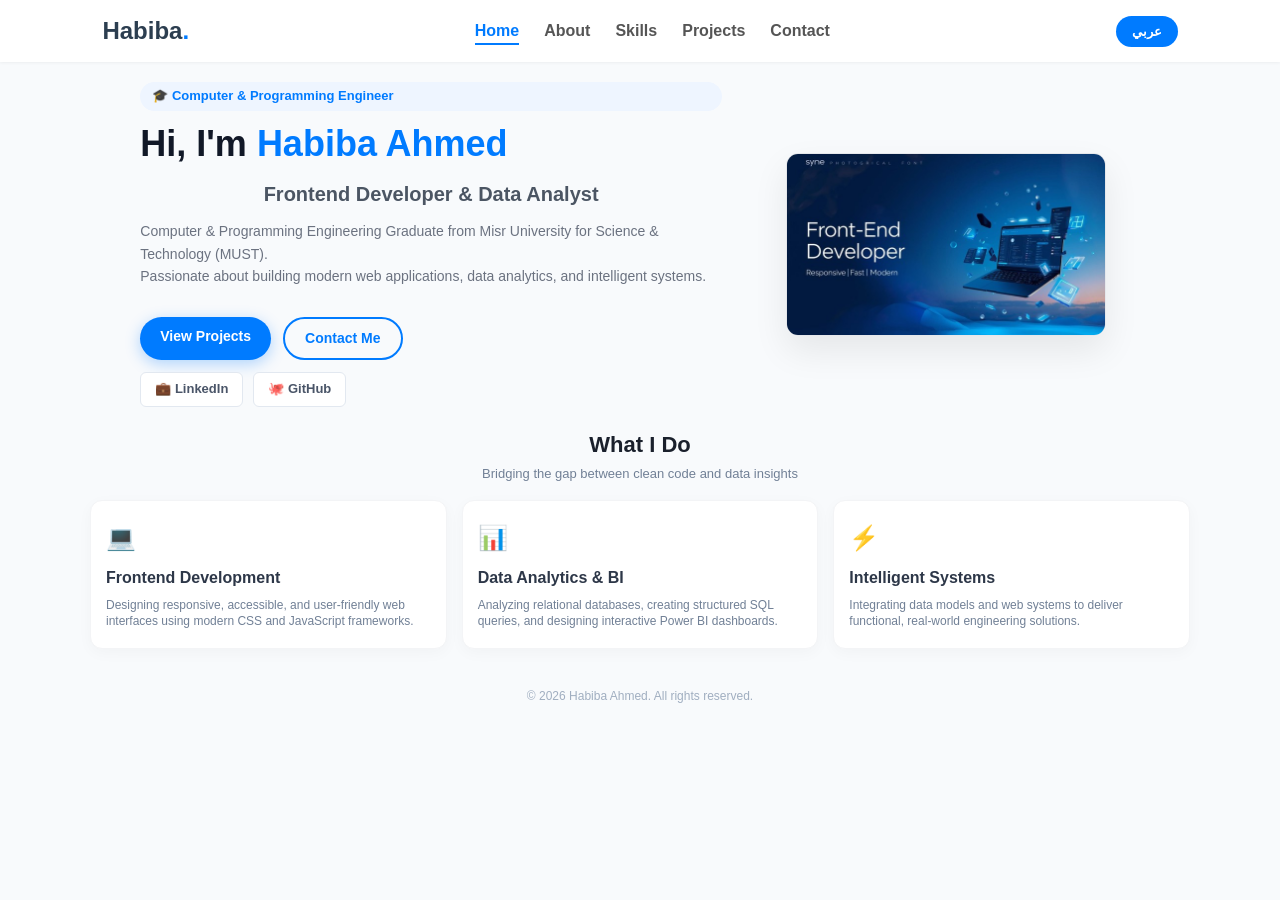
<file: index.html>
<!DOCTYPE html>
<html lang="en" dir="ltr">
<head>
    <meta charset="UTF-8">
    <meta name="viewport" content="width=device-width, initial-scale=1.0">
    <title>Habiba Ahmed | Portfolio</title>
    <link rel="stylesheet" href="style.css">
</head>
<body>

    <!-- Header & Navigation -->
    <header>
        <div class="logo">Habiba<span>.</span></div>
        <nav>
            <ul>
                <li><a href="index.html" class="active" data-key="nav-home">Home</a></li>
                <li><a href="about.html" data-key="nav-about">About</a></li>
                <li><a href="skills.html" data-key="nav-skills">Skills</a></li>
                <li><a href="projects.html" data-key="nav-projects">Projects</a></li>
                <li><a href="contact.html" data-key="nav-contact">Contact</a></li>
            </ul>
        </nav>
        <button id="lang-btn">عربي</button>
    </header>

    <main class="home-wrapper">
        <!-- Main Hero Section -->
        <section class="hero-container">
            <div class="hero-text">
                <div class="hero-badge" data-key="hero-badge">🎓 Computer & Programming Engineer</div>
                <h1><span data-key="hero-hi">Hi, I'm</span> <span class="highlight">Habiba Ahmed</span></h1>
                <h2 data-key="hero-title">Frontend Developer & Data Analyst</h2>
                
                <p class="hero-desc">
                    <span data-key="hero-desc-1">Computer & Programming Engineering Graduate from Misr University for Science & Technology (MUST).</span> <br>
                    <span data-key="hero-desc-2">Passionate about building modern web applications, data analytics, and intelligent systems.</span>
                </p>

                <div class="hero-actions">
                    <a href="projects.html" class="btn" data-key="btn-projects">View Projects</a>
                    <a href="contact.html" class="btn-outline-lg" data-key="btn-contact">Contact Me</a>
                </div>

                <div class="hero-socials">
                    <a href="https://linkedin.com" target="_blank" title="LinkedIn">💼 LinkedIn</a>
                    <a href="https://github.com" target="_blank" title="GitHub">🐙 GitHub</a>
                </div>
            </div>

            <div class="hero-image-wrapper">
                <div class="img-blob">
                    <img src="images/profile.jpg" alt="Habiba Ahmed" onerror="this.src='https://api.dicebear.com/7.x/bottts/svg?seed=Habiba'">
                </div>
            </div>
        </section>

        <!-- قسم الخدمات والتميز (What I Do) -->
        <section class="services-section">
            <h2 data-key="services-title">What I Do</h2>
            <p class="section-subtitle" data-key="services-sub">Bridging the gap between clean code and data insights</p>
            
            <div class="services-grid">
                <div class="service-card">
                    <div class="service-icon">💻</div>
                    <h3 data-key="s1-title">Frontend Development</h3>
                    <p data-key="s1-desc">Designing responsive, accessible, and user-friendly web interfaces using modern CSS and JavaScript frameworks.</p>
                </div>

                <div class="service-card">
                    <div class="service-icon">📊</div>
                    <h3 data-key="s2-title">Data Analytics & BI</h3>
                    <p data-key="s2-desc">Analyzing relational databases, creating structured SQL queries, and designing interactive Power BI dashboards.</p>
                </div>

                <div class="service-card">
                    <div class="service-icon">⚡</div>
                    <h3 data-key="s3-title">Intelligent Systems</h3>
                    <p data-key="s3-desc">Integrating data models and web systems to deliver functional, real-world engineering solutions.</p>
                </div>
            </div>
        </section>
    </main>

    <!-- Footer -->
    <footer>
        <p>&copy; 2026 Habiba Ahmed. <span data-key="footer-rights">All rights reserved.</span></p>
    </footer>

    <script src="script.js"></script>
</body>
</html>
</file>
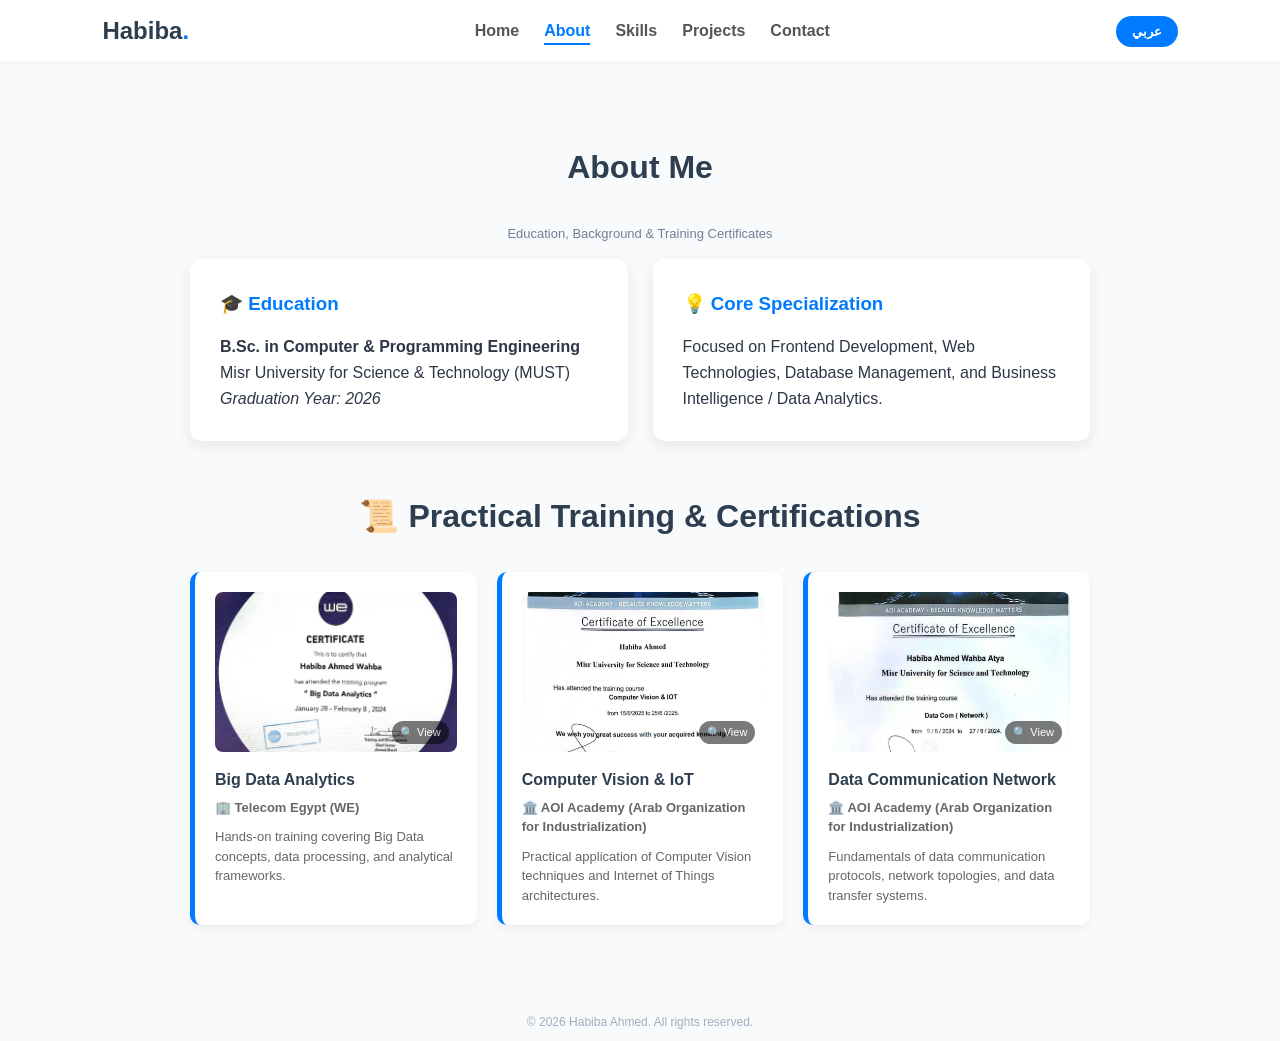
<file: about.html>
<!DOCTYPE html>
<html lang="en" dir="ltr">
<head>
    <meta charset="UTF-8">
    <meta name="viewport" content="width=device-width, initial-scale=1.0">
    <title>About | Habiba Ahmed</title>
    <link rel="stylesheet" href="style.css">
</head>
<body>

    <!-- Header -->
    <header>
        <div class="logo">Habiba<span>.</span></div>
        <nav>
            <ul>
                <li><a href="index.html" data-key="nav-home">Home</a></li>
                <li><a href="about.html" class="active" data-key="nav-about">About</a></li>
                <li><a href="skills.html" data-key="nav-skills">Skills</a></li>
                <li><a href="projects.html" data-key="nav-projects">Projects</a></li>
                <li><a href="contact.html" data-key="nav-contact">Contact</a></li>
            </ul>
        </nav>
        <button id="lang-btn">عربي</button>
    </header>

    <!-- About Section -->
    <section class="about-page">
        <h2 data-key="about-title">About Me</h2>
        <p class="section-subtitle" data-key="about-sub">Education, Background & Training Certificates</p>

        <div class="about-container">
            <!-- Education Box -->
            <div class="about-box">
                <h3 data-key="edu-title">🎓 Education</h3>
                <p><strong data-key="degree-title">B.Sc. in Computer & Programming Engineering</strong></p>
                <p data-key="university-name">Misr University for Science & Technology (MUST)</p>
                <p><em><span data-key="grad-label">Graduation Year:</span> 2026</em></p>
            </div>

            <!-- Focus Areas Box -->
            <div class="about-box">
                <h3 data-key="spec-title">💡 Core Specialization</h3>
                <p data-key="spec-desc">Focused on Frontend Development, Web Technologies, Database Management, and Business Intelligence / Data Analytics.</p>
            </div>
        </div>

        <!-- Certifications Section -->
        <div class="certifications-section">
            <h2 style="margin-top: 50px;" data-key="cert-section-title">📜 Practical Training & Certifications</h2>
            <div class="cert-grid">
                
                <!-- Certificate 1: WE -->
                <div class="cert-card">
                    <a href="images/we-cert.jpeg" target="_blank" title="Click to view full certificate">
                        <div class="cert-img-container">
                            <img src="images/we-cert.jpeg" alt="WE Big Data Certificate" onerror="this.style.display='none'">
                        </div>
                    </a>
                    <h4 data-key="c1-title">Big Data Analytics</h4>
                    <p class="cert-issuer" data-key="c1-issuer">🏢 Telecom Egypt (WE)</p>
                    <p data-key="c1-desc">Hands-on training covering Big Data concepts, data processing, and analytical frameworks.</p>
                </div>

                <!-- Certificate 2: AOI Computer Vision & IoT -->
                <div class="cert-card">
                    <a href="images/aoi-iot-cert.jpeg" target="_blank" title="Click to view full certificate">
                        <div class="cert-img-container">
                            <img src="images/aoi-iot-cert.jpeg" alt="AOI Computer Vision Certificate" onerror="this.style.display='none'">
                        </div>
                    </a>
                    <h4 data-key="c2-title">Computer Vision & IoT</h4>
                    <p class="cert-issuer" data-key="c2-issuer">🏛️ AOI Academy (Arab Organization for Industrialization)</p>
                    <p data-key="c2-desc">Practical application of Computer Vision techniques and Internet of Things architectures.</p>
                </div>

                <!-- Certificate 3: AOI Data Com Network -->
                <div class="cert-card">
                    <a href="images/aoi-network-cert.jpeg" target="_blank" title="Click to view full certificate">
                        <div class="cert-img-container">
                            <img src="images/aoi-network-cert.jpeg" alt="AOI Data Com Network Certificate" onerror="this.style.display='none'">
                        </div>
                    </a>
                    <h4 data-key="c3-title">Data Communication Network</h4>
                    <p class="cert-issuer" data-key="c3-issuer">🏛️ AOI Academy (Arab Organization for Industrialization)</p>
                    <p data-key="c3-desc">Fundamentals of data communication protocols, network topologies, and data transfer systems.</p>
                </div>

            </div>
        </div>
    </section>

    <!-- Footer -->
    <footer>
        <p>&copy; 2026 Habiba Ahmed. <span data-key="footer-rights">All rights reserved.</span></p>
    </footer>

    <script src="script.js"></script>
</body>
</html>
</file>
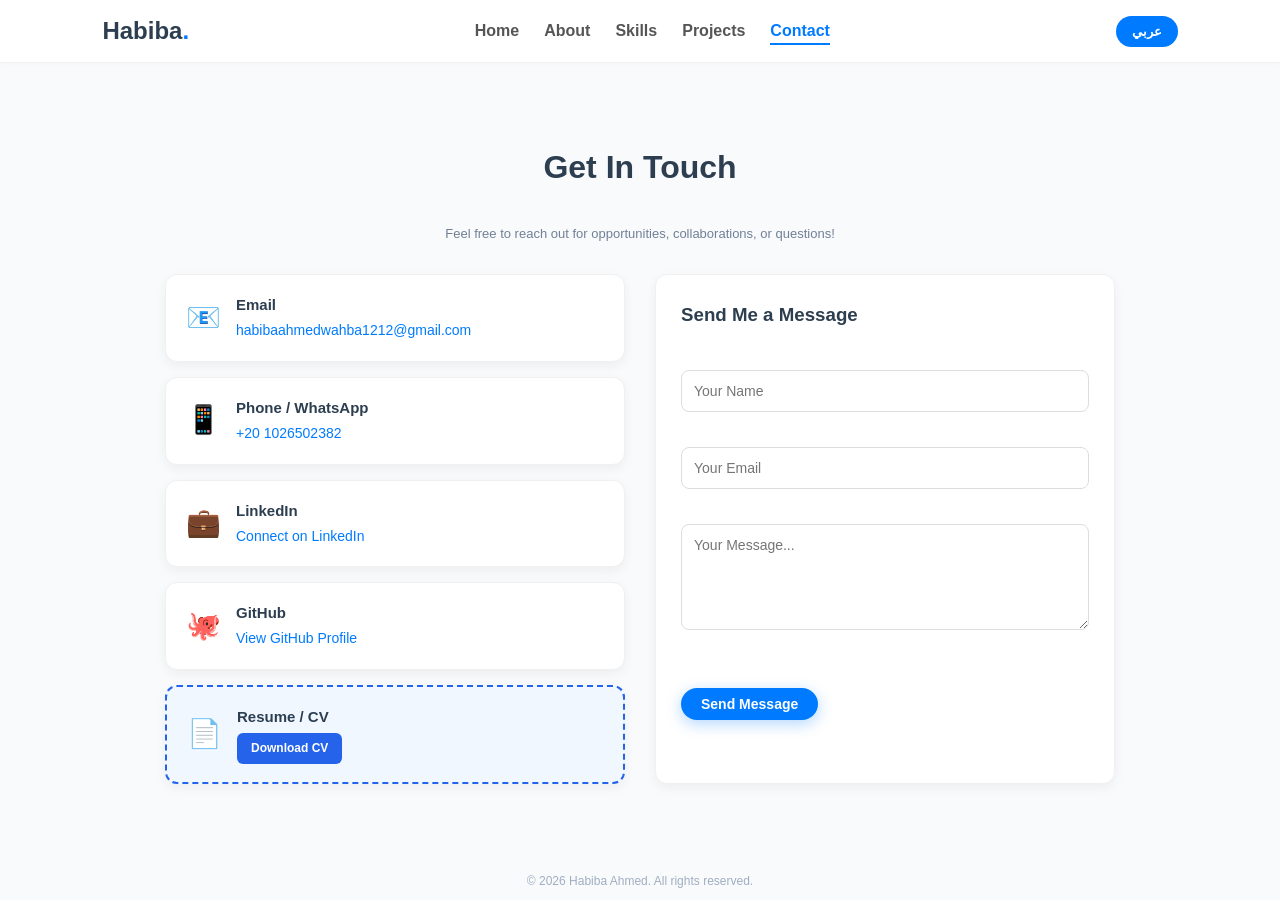
<file: contact.html>
<!DOCTYPE html>
<html lang="en" dir="ltr">
<head>
    <meta charset="UTF-8">
    <meta name="viewport" content="width=device-width, initial-scale=1.0">
    <title>Contact | Habiba Ahmed</title>
    <link rel="stylesheet" href="style.css">
</head>
<body>

    <!-- Header -->
    <header>
        <div class="logo">Habiba<span>.</span></div>
        <nav>
            <ul>
                <li><a href="index.html" data-key="nav-home">Home</a></li>
                <li><a href="about.html" data-key="nav-about">About</a></li>
                <li><a href="skills.html" data-key="nav-skills">Skills</a></li>
                <li><a href="projects.html" data-key="nav-projects">Projects</a></li>
                <li><a href="contact.html" class="active" data-key="nav-contact">Contact</a></li>
            </ul>
        </nav>
        <button id="lang-btn">عربي</button>
    </header>

    <!-- Contact Section -->
    <section class="contact-page">
        <h2 data-key="contact-title">Get In Touch</h2>
        <p class="section-subtitle" data-key="contact-sub">Feel free to reach out for opportunities, collaborations, or questions!</p>

        <div class="contact-wrapper">
            
            <!-- Direct Info Cards -->
            <div class="contact-info">
                
                <div class="info-card">
                    <div class="info-icon">📧</div>
                    <div>
                        <h4 data-key="card-email">Email</h4>
                        <a href="mailto:habibaahmedwahba1212@gmail.com">habibaahmedwahba1212@gmail.com</a>
                    </div>
                </div>

                <div class="info-card">
                    <div class="info-icon">📱</div>
                    <div>
                        <h4 data-key="card-phone">Phone / WhatsApp</h4>
                        <a href="tel:+201026502382">+20 1026502382</a>
                    </div>
                </div>

                <div class="info-card">
                    <div class="info-icon">💼</div>
                    <div>
                        <h4>LinkedIn</h4>
                        <a href="https://www.linkedin.com/in/habiba-ahmed-3314b12a5/" target="_blank" data-key="link-linkedin">Connect on LinkedIn</a>
                    </div>
                </div>

                <div class="info-card">
                    <div class="info-icon">🐙</div>
                    <div>
                        <h4>GitHub</h4>
                        <a href="https://github.com/habibaahmedwahba1212-png" target="_blank" data-key="link-github">View GitHub Profile</a>
                    </div>
                </div>

                <!-- كارت تحميل الـ CV المضاف -->
                <div class="info-card cv-card">
                    <div class="info-icon">📄</div>
                    <div>
                        <h4 data-key="cv-title">Resume / CV</h4>
                        <a href="CV.pdf" download="Habiba_Ahmed_CV.pdf" class="btn-download-cv" data-key="cv-btn">Download CV</a>
                    </div>
                </div>

            </div>

            <!-- Send Message Form -->
            <form class="contact-form">
                <h3 data-key="form-title">Send Me a Message</h3>
                <div class="form-group">
                    <input type="text" id="input-name" placeholder="Your Name" required>
                </div>
                <div class="form-group">
                    <input type="email" id="input-email" placeholder="Your Email" required>
                </div>
                <div class="form-group">
                    <textarea id="input-message" rows="5" placeholder="Your Message..." required></textarea>
                </div>
                <button type="submit" class="btn" data-key="form-btn">Send Message</button>
            </form>

        </div>
    </section>

    <!-- Footer -->
    <footer>
        <p>&copy; 2026 Habiba Ahmed. <span data-key="footer-rights">All rights reserved.</span></p>
    </footer>

    <script src="script.js"></script>
</body>
</html>
</file>
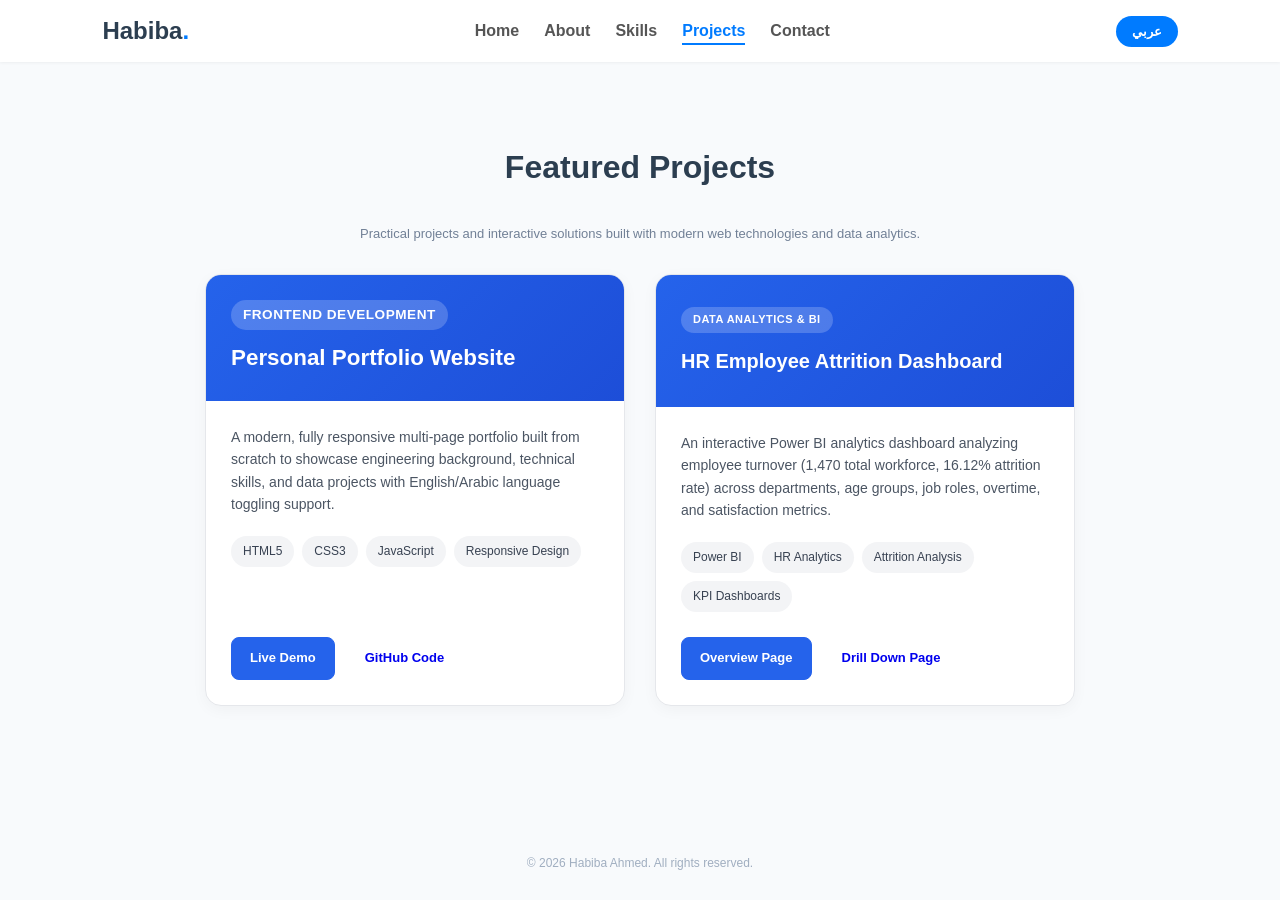
<file: projects.html>
<!DOCTYPE html>
<html lang="en" dir="ltr">
<head>
    <meta charset="UTF-8">
    <meta name="viewport" content="width=device-width, initial-scale=1.0">
    <title>Projects | Habiba Ahmed</title>
    <link rel="stylesheet" href="style.css">
</head>
<body>

    <!-- Header -->
    <header>
        <div class="logo">Habiba<span>.</span></div>
        <nav>
            <ul>
                <li><a href="index.html" data-key="nav-home">Home</a></li>
                <li><a href="about.html" data-key="nav-about">About</a></li>
                <li><a href="skills.html" data-key="nav-skills">Skills</a></li>
                <li><a href="projects.html" class="active" data-key="nav-projects">Projects</a></li>
                <li><a href="contact.html" data-key="nav-contact">Contact</a></li>
            </ul>
        </nav>
        <button id="lang-btn">عربي</button>
    </header>

    <!-- Projects Section -->
    <section class="projects-page">
        <h2 data-key="proj-header-title">Featured Projects</h2>
        <p class="section-subtitle" data-key="proj-header-sub">Practical projects and interactive solutions built with modern web technologies and data analytics.</p>

        <div class="projects-grid">

            <!-- Project 1: Personal Portfolio -->
            <div class="project-card">
                <div class="project-banner bi-bg" style="background: linear-gradient(135deg, #1e3c72 0%, #2a5298 100%); padding: 25px; border-radius: 12px 12px 0 0; color: #ffffff;">
                    <span class="project-type" data-key="p1-type" style="background: rgba(255, 255, 255, 0.2); color: #ffffff; padding: 4px 12px; border-radius: 20px; font-size: 0.85rem; display: inline-block; margin-bottom: 10px;">Frontend Development</span>
                    <h3 data-key="p1-title" style="color: #ffffff; margin: 0; font-size: 1.4rem;">Personal Portfolio Website</h3>
                </div>
                <div class="project-body">
                    <p class="project-desc" data-key="p1-desc">
                        A modern, fully responsive multi-page portfolio built from scratch to showcase engineering background, technical skills, and data projects with English/Arabic language toggling support.
                    </p>
                    <div class="project-tags">
                        <span class="tag">HTML5</span>
                        <span class="tag">CSS3</span>
                        <span class="tag">JavaScript</span>
                        <span class="tag" data-key="tag-responsive">Responsive Design</span>
                    </div>
                    <div class="project-links">
                        <a href="index.html" class="btn-project btn-primary-proj" data-key="btn-demo">Live Demo</a>
                        <a href="https://github.com/habibaahmedwahba1212-png" target="_blank" rel="noopener noreferrer" class="btn-project btn-secondary-proj" data-key="btn-github">GitHub Code</a>
                    </div>
                </div>
            </div>

            <!-- Project 2: HR Employee Attrition Dashboard -->
            <div class="project-card">
                <div class="project-banner bi-bg">
                    <span class="project-type" data-key="p2-type">Data Analytics & BI</span>
                    <h3 data-key="p2-title">HR Employee Attrition Dashboard</h3>
                </div>
                <div class="project-body">
                    <p class="project-desc" data-key="p2-desc">
                        An interactive Power BI analytics dashboard analyzing employee turnover (1,470 total workforce, 16.12% attrition rate) across departments, age groups, job roles, overtime, and satisfaction metrics.
                    </p>
                    <div class="project-tags">
                        <span class="tag">Power BI</span>
                        <span class="tag" data-key="tag-hr">HR Analytics</span>
                        <span class="tag" data-key="tag-attrition">Attrition Analysis</span>
                        <span class="tag" data-key="tag-kpi">KPI Dashboards</span>
                    </div>
                    <div class="project-links">
                        <a href="https://drive.google.com/file/d/1Gld-DOXBnvcn18xnH925x3Z8B29YKE4T/view?usp=sharing" target="_blank" rel="noopener noreferrer" class="btn-project btn-primary-proj" data-key="btn-view-overview">Overview Page</a>
                        <a href="https://drive.google.com/file/d/1ntZZSjXOOhAciukcgcEwPMlbjkdc1Dwx/view?usp=sharing" target="_blank" rel="noopener noreferrer" class="btn-project btn-secondary-proj" data-key="btn-view-drilldown">Drill Down Page</a>
                    </div>
                </div>
            </div>

        </div>
    </section>

    <!-- Footer -->
    <footer>
        <p>&copy; 2026 Habiba Ahmed. <span data-key="footer-rights">All rights reserved.</span></p>
    </footer>

    <script src="script.js"></script>
</body>
</html>
</file>
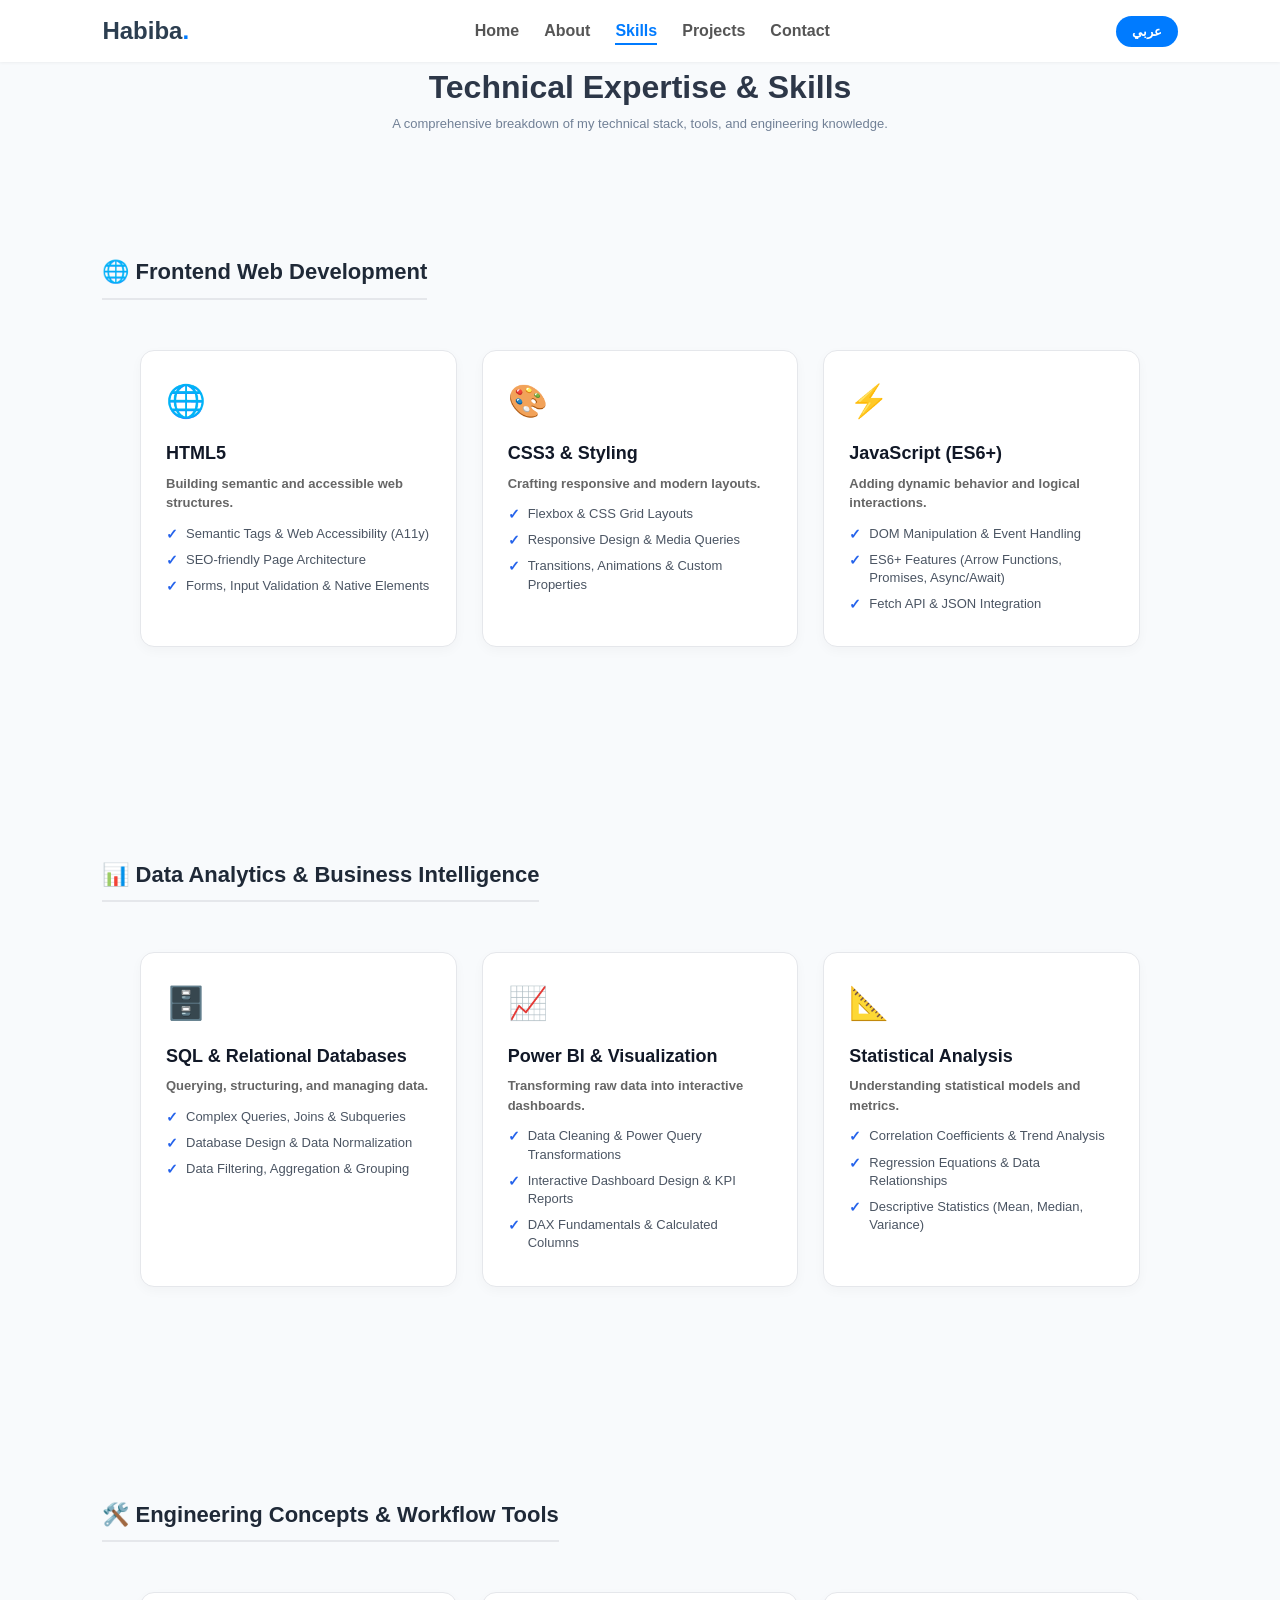
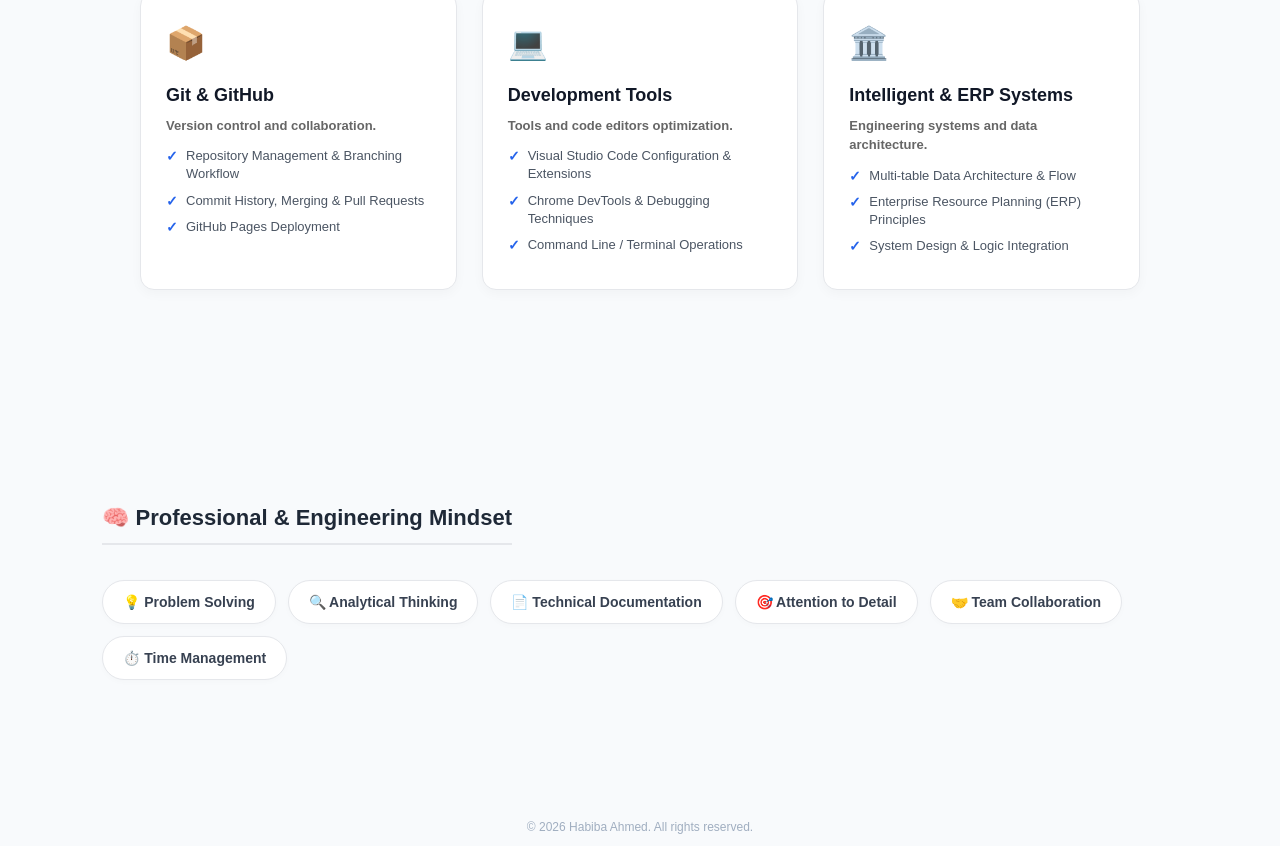
<file: skills.html>
<!DOCTYPE html>
<html lang="en" dir="ltr">
<head>
    <meta charset="UTF-8">
    <meta name="viewport" content="width=device-width, initial-scale=1.0">
    <title>Skills | Habiba Ahmed</title>
    <link rel="stylesheet" href="style.css">
</head>
<body>

    <!-- Header & Navigation -->
    <header>
        <div class="logo">Habiba<span>.</span></div>
        <nav>
            <ul>
                <li><a href="index.html" data-key="nav-home">Home</a></li>
                <li><a href="about.html" data-key="nav-about">About</a></li>
                <li><a href="skills.html" class="active" data-key="nav-skills">Skills</a></li>
                <li><a href="projects.html" data-key="nav-projects">Projects</a></li>
                <li><a href="contact.html" data-key="nav-contact">Contact</a></li>
            </ul>
        </nav>
        <button id="lang-btn">عربي</button>
    </header>

    <main class="page-container">
        <!-- Main Title -->
        <div class="skills-header">
            <h1 class="section-title" data-key="skills-title">Technical Expertise & Skills</h1>
            <p class="section-subtitle" data-key="skills-sub">A comprehensive breakdown of my technical stack, tools, and engineering knowledge.</p>
        </div>

        <!-- Category 1: Frontend Development -->
        <section class="skills-category">
            <h2 class="category-title" data-key="cat1-title">🌐 Frontend Web Development</h2>
            <div class="skills-grid">
                
                <div class="skill-card">
                    <div class="skill-icon">🌐</div>
                    <h3>HTML5</h3>
                    <p class="skill-intro" data-key="sk-html-intro">Building semantic and accessible web structures.</p>
                    <ul class="skill-details">
                        <li data-key="sk-html-1">Semantic Tags & Web Accessibility (A11y)</li>
                        <li data-key="sk-html-2">SEO-friendly Page Architecture</li>
                        <li data-key="sk-html-3">Forms, Input Validation & Native Elements</li>
                    </ul>
                </div>

                <div class="skill-card">
                    <div class="skill-icon">🎨</div>
                    <h3>CSS3 & Styling</h3>
                    <p class="skill-intro" data-key="sk-css-intro">Crafting responsive and modern layouts.</p>
                    <ul class="skill-details">
                        <li data-key="sk-css-1">Flexbox & CSS Grid Layouts</li>
                        <li data-key="sk-css-2">Responsive Design & Media Queries</li>
                        <li data-key="sk-css-3">Transitions, Animations & Custom Properties</li>
                    </ul>
                </div>

                <div class="skill-card">
                    <div class="skill-icon">⚡</div>
                    <h3>JavaScript (ES6+)</h3>
                    <p class="skill-intro" data-key="sk-js-intro">Adding dynamic behavior and logical interactions.</p>
                    <ul class="skill-details">
                        <li data-key="sk-js-1">DOM Manipulation & Event Handling</li>
                        <li data-key="sk-js-2">ES6+ Features (Arrow Functions, Promises, Async/Await)</li>
                        <li data-key="sk-js-3">Fetch API & JSON Integration</li>
                    </ul>
                </div>

            </div>
        </section>

        <!-- Category 2: Data Analytics & Databases -->
        <section class="skills-category">
            <h2 class="category-title" data-key="cat2-title">📊 Data Analytics & Business Intelligence</h2>
            <div class="skills-grid">

                <div class="skill-card">
                    <div class="skill-icon">🗄️</div>
                    <h3>SQL & Relational Databases</h3>
                    <p class="skill-intro" data-key="sk-sql-intro">Querying, structuring, and managing data.</p>
                    <ul class="skill-details">
                        <li data-key="sk-sql-1">Complex Queries, Joins & Subqueries</li>
                        <li data-key="sk-sql-2">Database Design & Data Normalization</li>
                        <li data-key="sk-sql-3">Data Filtering, Aggregation & Grouping</li>
                    </ul>
                </div>

                <div class="skill-card">
                    <div class="skill-icon">📈</div>
                    <h3>Power BI & Visualization</h3>
                    <p class="skill-intro" data-key="sk-pbi-intro">Transforming raw data into interactive dashboards.</p>
                    <ul class="skill-details">
                        <li data-key="sk-pbi-1">Data Cleaning & Power Query Transformations</li>
                        <li data-key="sk-pbi-2">Interactive Dashboard Design & KPI Reports</li>
                        <li data-key="sk-pbi-3">DAX Fundamentals & Calculated Columns</li>
                    </ul>
                </div>

                <div class="skill-card">
                    <div class="skill-icon">📐</div>
                    <h3>Statistical Analysis</h3>
                    <p class="skill-intro" data-key="sk-stat-intro">Understanding statistical models and metrics.</p>
                    <ul class="skill-details">
                        <li data-key="sk-stat-1">Correlation Coefficients & Trend Analysis</li>
                        <li data-key="sk-stat-2">Regression Equations & Data Relationships</li>
                        <li data-key="sk-stat-3">Descriptive Statistics (Mean, Median, Variance)</li>
                    </ul>
                </div>

            </div>
        </section>

        <!-- Category 3: Developer Tools & Engineering Knowledge -->
        <section class="skills-category">
            <h2 class="category-title" data-key="cat3-title">🛠️ Engineering Concepts & Workflow Tools</h2>
            <div class="skills-grid">

                <div class="skill-card">
                    <div class="skill-icon">📦</div>
                    <h3>Git & GitHub</h3>
                    <p class="skill-intro" data-key="sk-git-intro">Version control and collaboration.</p>
                    <ul class="skill-details">
                        <li data-key="sk-git-1">Repository Management & Branching Workflow</li>
                        <li data-key="sk-git-2">Commit History, Merging & Pull Requests</li>
                        <li data-key="sk-git-3">GitHub Pages Deployment</li>
                    </ul>
                </div>

                <div class="skill-card">
                    <div class="skill-icon">💻</div>
                    <h3>Development Tools</h3>
                    <p class="skill-intro" data-key="sk-tools-intro">Tools and code editors optimization.</p>
                    <ul class="skill-details">
                        <li data-key="sk-tools-1">Visual Studio Code Configuration & Extensions</li>
                        <li data-key="sk-tools-2">Chrome DevTools & Debugging Techniques</li>
                        <li data-key="sk-tools-3">Command Line / Terminal Operations</li>
                    </ul>
                </div>

                <div class="skill-card">
                    <div class="skill-icon">🏛️</div>
                    <h3>Intelligent & ERP Systems</h3>
                    <p class="skill-intro" data-key="sk-erp-intro">Engineering systems and data architecture.</p>
                    <ul class="skill-details">
                        <li data-key="sk-erp-1">Multi-table Data Architecture & Flow</li>
                        <li data-key="sk-erp-2">Enterprise Resource Planning (ERP) Principles</li>
                        <li data-key="sk-erp-3">System Design & Logic Integration</li>
                    </ul>
                </div>

            </div>
        </section>

        <!-- Category 4: Professional & Mindset Skills -->
        <section class="skills-category">
            <h2 class="category-title" data-key="cat4-title">🧠 Professional & Engineering Mindset</h2>
            <div class="soft-skills-wrapper">
                <span class="soft-tag" data-key="st-1">💡 Problem Solving</span>
                <span class="soft-tag" data-key="st-2">🔍 Analytical Thinking</span>
                <span class="soft-tag" data-key="st-3">📄 Technical Documentation</span>
                <span class="soft-tag" data-key="st-4">🎯 Attention to Detail</span>
                <span class="soft-tag" data-key="st-5">🤝 Team Collaboration</span>
                <span class="soft-tag" data-key="st-6">⏱️ Time Management</span>
            </div>
        </section>

    </main>

    <!-- Footer -->
    <footer>
        <p>&copy; 2026 Habiba Ahmed. <span data-key="footer-rights">All rights reserved.</span></p>
    </footer>

    <script src="script.js"></script>
</body>
</html>
</file>
<file: style.css>
/* 1. إعادة ضبط التنسيقات الافتراضية (Reset) */
* {
    margin: 0;
    padding: 0;
    box-sizing: border-box;
    font-family: 'Segoe UI', Tahoma, Geneva, Verdana, sans-serif;
}

body {
    background-color: #f8f9fa;
    color: #333;
    line-height: 1.6;
}

/* 2. تنسيق الهيدر والشريط العلوي (Header & Nav) */
header {
    display: flex;
    justify-content: space-between;
    align-items: center;
    padding: 20px 8%;
    background-color: #ffffff;
    box-shadow: 0 2px 10px rgba(0, 0, 0, 0.05);
    position: sticky;
    top: 0;
    z-index: 100;
}

.logo {
    font-size: 24px;
    font-weight: bold;
    color: #2c3e50;
}

.logo span {
    color: #007bff;
}

nav ul {
    display: flex;
    list-style: none;
    gap: 25px;
}

nav a {
    text-decoration: none;
    color: #555;
    font-weight: 600;
    transition: color 0.3s;
}

nav a:hover {
    color: #007bff;
}

#lang-btn {
    background-color: #007bff;
    color: white;
    border: none;
    padding: 8px 16px;
    border-radius: 20px;
    cursor: pointer;
    font-weight: bold;
    transition: background 0.3s;
}

#lang-btn:hover {
    background-color: #0056b3;
}

/* 3. تنسيق الواجهة الرئيسية (Hero Section) */
.hero {
    display: flex;
    align-items: center;
    justify-content: center;
    min-height: 80vh;
    text-align: center;
    padding: 0 20px;
}

.hero h3 {
    color: #007bff;
    font-size: 20px;
}

.hero h1 {
    font-size: 48px;
    margin: 10px 0;
    color: #2c3e50;
}

.hero h2 {
    color: #6c757d;
    font-size: 24px;
    font-weight: 400;
    margin-bottom: 15px;
}

.hero p {
    max-width: 600px;
    margin: 0 auto 25px auto;
    color: #555;
}

.btn {
    display: inline-block;
    padding: 12px 30px;
    background-color: #007bff;
    color: white;
    text-decoration: none;
    border-radius: 25px;
    font-weight: bold;
    box-shadow: 0 4px 15px rgba(0, 123, 255, 0.3);
    transition: transform 0.2s, background 0.3s;
}

.btn:hover {
    transform: translateY(-3px);
    background-color: #0056b3;
}

/* 4. تنسيق باقي الأقسام العامة */
section {
    padding: 80px 8%;
}

section h2 {
    text-align: center;
    font-size: 32px;
    margin-bottom: 30px;
    color: #2c3e50;
}
/* تنسيقات صفحة المشاريع والكروت */
.projects-page {
    text-align: center;
}

.section-subtitle {
    color: #6c757d;
    margin-bottom: 40px;
}

.projects-grid {
    display: grid;
    grid-template-columns: repeat(auto-fit, minmax(300px, 1fr));
    gap: 30px;
    margin-top: 20px;
}

.project-card {
    background: #ffffff;
    border-radius: 12px;
    overflow: hidden;
    box-shadow: 0 5px 15px rgba(0,0,0,0.08);
    transition: transform 0.3s, box-shadow 0.3s;
    text-align: left;
}

.project-card:hover {
    transform: translateY(-8px);
    box-shadow: 0 12px 25px rgba(0,0,0,0.15);
}

.card-img {
    height: 180px;
    background: linear-gradient(135deg, #007bff, #00d2ff);
    display: flex;
    align-items: center;
    justify-content: center;
    color: white;
    font-weight: bold;
    font-size: 20px;
}

.card-body {
    padding: 20px;
}

.card-body h3 {
    margin-bottom: 10px;
    color: #2c3e50;
}

.card-body p {
    font-size: 14px;
    color: #666;
    margin-bottom: 15px;
}

.tags {
    display: flex;
    gap: 8px;
    margin-bottom: 20px;
    flex-wrap: wrap;
}

.tags span {
    background: #eef5ff;
    color: #007bff;
    font-size: 12px;
    padding: 4px 10px;
    border-radius: 15px;
    font-weight: 600;
}

.card-links {
    display: flex;
    gap: 10px;
}

.btn-sm {
    padding: 8px 16px;
    background: #007bff;
    color: white;
    text-decoration: none;
    border-radius: 6px;
    font-size: 13px;
    font-weight: bold;
}

.btn-outline {
    padding: 8px 16px;
    border: 1px solid #007bff;
    color: #007bff;
    text-decoration: none;
    border-radius: 6px;
    font-size: 13px;
    font-weight: bold;
}

.btn-outline:hover {
    background: #007bff;
    color: white;
}

/* التمييز للصفحة الحالية في النيفبار */
nav a.active {
    color: #007bff;
    border-bottom: 2px solid #007bff;
    padding-bottom: 4px;
}
/* تنسيقات صفحة التواصل */
.contact-page {
    text-align: center;
}

.contact-container {
    max-width: 600px;
    margin: 0 auto;
    background: #ffffff;
    padding: 30px;
    border-radius: 12px;
    box-shadow: 0 5px 15px rgba(0,0,0,0.08);
}

.contact-form {
    display: flex;
    flex-direction: column;
    gap: 20px;
    text-align: left;
}

.input-group label {
    display: block;
    margin-bottom: 8px;
    font-weight: 600;
    color: #2c3e50;
}

.input-group input, 
.input-group textarea {
    width: 100%;
    padding: 12px;
    border: 1px solid #ddd;
    border-radius: 8px;
    font-size: 15px;
    outline: none;
    transition: border-color 0.3s;
}

.input-group input:focus, 
.input-group textarea:focus {
    border-color: #007bff;
}

.contact-form .btn {
    border: none;
    cursor: pointer;
    align-self: flex-start;
}
/* تنسيقات صفحة About */
.about-page {
    text-align: center;
}

.about-container {
    display: grid;
    grid-template-columns: repeat(auto-fit, minmax(300px, 1fr));
    gap: 25px;
    max-width: 900px;
    margin: 0 auto;
    text-align: left;
}

.about-box {
    background: #ffffff;
    padding: 30px;
    border-radius: 12px;
    box-shadow: 0 5px 15px rgba(0,0,0,0.08);
}

.about-box h3 {
    color: #007bff;
    margin-bottom: 15px;
}

.skills-list {
    list-style: square;
    padding-left: 20px;
    color: #555;
    line-height: 2;
}
/* تنسيقات صفحة المهارات الجديدة */
.skills-page {
    text-align: center;
}

.skills-grid {
    display: grid;
    grid-template-columns: repeat(auto-fit, minmax(220px, 1fr));
    gap: 25px;
    max-width: 1000px;
    margin: 30px auto 0 auto;
}

.skill-card {
    background: #ffffff;
    padding: 30px 20px;
    border-radius: 12px;
    box-shadow: 0 5px 15px rgba(0,0,0,0.06);
    transition: transform 0.3s, border-color 0.3s;
    border: 1px solid #f0f0f0;
}

.skill-card:hover {
    transform: translateY(-8px);
    border-color: #007bff;
}

.skill-icon {
    font-size: 40px;
    margin-bottom: 15px;
}

.skill-card h3 {
    color: #2c3e50;
    margin-bottom: 10px;
}

.skill-card p {
    font-size: 13px;
    color: #666;
    line-height: 1.5;
}

/* التنسيقات المطورة لصفحة الهوم */
.hero-advanced {
    min-height: 85vh;
    display: flex;
    flex-direction: column;
    align-items: center;
    justify-content: center;
    text-align: center;
    padding: 40px 20px;
}

.hero-badge {
    background: #eef5ff;
    color: #007bff;
    padding: 6px 18px;
    border-radius: 20px;
    font-size: 14px;
    font-weight: 600;
    margin-bottom: 20px;
}

.highlight {
    color: #007bff;
}

.hero-actions {
    display: flex;
    gap: 15px;
    margin: 30px 0;
}

.btn-outline-lg {
    padding: 12px 30px;
    border: 2px solid #007bff;
    color: #007bff;
    text-decoration: none;
    border-radius: 25px;
    font-weight: bold;
    transition: all 0.3s;
}

.btn-outline-lg:hover {
    background: #007bff;
    color: white;
}

.hero-stats {
    display: flex;
    gap: 40px;
    margin-top: 40px;
    padding-top: 30px;
    border-top: 1px solid #e0e0e0;
}

.stat-item h3 {
    color: #2c3e50;
    font-size: 18px;
}

.stat-item p {
    color: #888;
    font-size: 13px;
}
/* تنسيقات قسم الشهادات والتدريبات */
.certifications-section {
    margin-top: 40px;
}

.cert-grid {
    display: grid;
    grid-template-columns: repeat(auto-fit, minmax(280px, 1fr));
    gap: 20px;
    max-width: 900px;
    margin: 25px auto 0 auto;
    text-align: left;
}

.cert-card {
    background: #ffffff;
    padding: 20px;
    border-radius: 10px;
    border-left: 5px solid #007bff;
    box-shadow: 0 4px 10px rgba(0,0,0,0.05);
}

.cert-card h4 {
    color: #2c3e50;
    font-size: 16px;
    margin-bottom: 5px;
}

.cert-issuer {
    color: #007bff;
    font-size: 13px;
    font-weight: 600;
    margin-bottom: 10px;
}

.cert-card p {
    font-size: 13px;
    color: #666;
    line-height: 1.5;
}
/* تنسيقات وصف الهوم والشهادات المصورة */
.hero-desc {
    max-width: 650px;
    margin: 0 auto 25px auto;
    line-height: 1.7;
    font-size: 16px;
    color: #4a5568;
}

.cert-img-container {
    width: 100%;
    height: 160px;
    background: #f8f9fa;
    border-radius: 8px;
    overflow: hidden;
    margin-bottom: 15px;
    display: flex;
    align-items: center;
    justify-content: center;
}

.cert-img-container img {
    width: 100%;
    height: 100%;
    object-fit: cover;
    transition: transform 0.3s;
}

.cert-card:hover .cert-img-container img {
    transform: scale(1.05);
}
/* مؤشر النقر وتأثير التكبير على صور الشهادات */
.cert-img-container {
    cursor: pointer;
    position: relative;
}

.cert-img-container::after {
    content: "🔍 View";
    position: absolute;
    bottom: 8px;
    right: 8px;
    background: rgba(0, 0, 0, 0.65);
    color: #fff;
    font-size: 11px;
    padding: 3px 8px;
    border-radius: 12px;
    opacity: 0.8;
    transition: opacity 0.3s;
}

.cert-card:hover .cert-img-container::after {
    opacity: 1;
    background: #007bff;
}
/* تنسيقات صفحة التواصل */
.contact-page {
    text-align: center;
}

.contact-wrapper {
    display: grid;
    grid-template-columns: repeat(auto-fit, minmax(300px, 1fr));
    gap: 30px;
    max-width: 950px;
    margin: 30px auto 0 auto;
    text-align: left;
}

.contact-info {
    display: flex;
    flex-direction: column;
    gap: 15px;
}

.info-card {
    background: #ffffff;
    padding: 18px 20px;
    border-radius: 12px;
    display: flex;
    align-items: center;
    gap: 15px;
    box-shadow: 0 4px 12px rgba(0,0,0,0.05);
    border: 1px solid #f0f0f0;
}

.info-icon {
    font-size: 28px;
}

.info-card h4 {
    margin: 0;
    color: #2c3e50;
    font-size: 15px;
}

.info-card a {
    color: #007bff;
    text-decoration: none;
    font-size: 14px;
    word-break: break-all;
}

.info-card a:hover {
    text-decoration: underline;
}

.contact-form {
    background: #ffffff;
    padding: 25px;
    border-radius: 12px;
    box-shadow: 0 4px 12px rgba(0,0,0,0.05);
    border: 1px solid #f0f0f0;
}

.contact-form h3 {
    margin-bottom: 20px;
    color: #2c3e50;
}

.form-group {
    margin-bottom: 15px;
}

.form-group input,
.form-group textarea {
    width: 100%;
    padding: 12px;
    border: 1px solid #ddd;
    border-radius: 8px;
    font-family: inherit;
    font-size: 14px;
    outline: none;
    transition: border-color 0.3s;
}

.form-group input:focus,
.form-group textarea:focus {
    border-color: #007bff;
}
/* إلغاء السكرول وضبط الصفحة لتظهر كاملة */
body {
    margin: 0;
    padding: 0;
    font-family: 'Segoe UI', Tahoma, Geneva, Verdana, sans-serif;
    background-color: #f8fafc;
    color: #2d3748;
}

/* Header mlamoum */
header {
    padding: 12px 5%;
    background: #ffffff;
    box-shadow: 0 1px 3px rgba(0,0,0,0.05);
}

/* Container الرئيسي ملموم في الشاشة */
.hero-container {
    display: flex;
    align-items: center;
    justify-content: space-between;
    max-width: 1100px;
    margin: 15px auto 10px auto;
    padding: 0 20px;
    gap: 30px;
}

.hero-text {
    flex: 1.2;
    text-align: left;
}

.hero-text h1 {
    font-size: 32px;
    margin: 8px 0;
    color: #1a202c;
}

.hero-text h2 {
    font-size: 20px;
    color: #4a5568;
    margin-bottom: 10px;
}

.hero-desc {
    font-size: 14px;
    line-height: 1.5;
    color: #718096;
    margin-bottom: 15px;
}

.hero-actions {
    display: flex;
    gap: 12px;
    margin-bottom: 12px;
}

.hero-socials {
    display: flex;
    gap: 10px;
}

.hero-socials a {
    text-decoration: none;
    color: #4a5568;
    font-weight: 600;
    font-size: 13px;
    padding: 6px 12px;
    background: #ffffff;
    border-radius: 6px;
    border: 1px solid #e2e8f0;
}

/* الصورة الملمومة */
.hero-image-wrapper {
    flex: 0.8;
    display: flex;
    justify-content: center;
}

.img-blob {
    width: 100%;
    max-width: 300px;
    border-radius: 14px;
    overflow: hidden;
    box-shadow: 0 8px 20px rgba(0, 0, 0, 0.08);
    border: 2px solid #e2e8f0;
}

.img-blob img {
    width: 100%;
    height: auto;
    display: block;
    object-fit: cover;
}

/* قسم المهارات السريعة مدمج */
.tech-stack-section {
    text-align: center;
    margin: 10px auto;
    max-width: 1100px;
}

.tech-badges {
    display: flex;
    justify-content: center;
    gap: 8px;
    flex-wrap: wrap;
}

.tech-badges span {
    background: #ffffff;
    color: #2b6cb0;
    padding: 4px 12px;
    border-radius: 15px;
    font-size: 12px;
    font-weight: 600;
    border: 1px solid #e2e8f0;
}

/* قسم الخدمات مدمج في أسفل الشاشة */
.services-section {
    text-align: center;
    padding: 10px 20px;
    margin-top: 10px;
}

.services-section h2 {
    font-size: 20px;
    color: #1a202c;
    margin: 0 0 4px 0;
}

.section-subtitle {
    font-size: 12px;
    color: #718096;
    margin: 0 0 12px 0;
}

.services-grid {
    display: grid;
    grid-template-columns: repeat(3, 1fr);
    gap: 15px;
    max-width: 1100px;
    margin: 0 auto;
}

.service-card {
    background: #ffffff;
    padding: 15px;
    border-radius: 12px;
    box-shadow: 0 2px 10px rgba(0, 0, 0, 0.03);
    border: 1px solid #edf2f7;
    text-align: left;
}

.service-icon {
    font-size: 24px;
    margin-bottom: 6px;
}

.service-card h3 {
    font-size: 15px;
    color: #2d3748;
    margin: 0 0 6px 0;
}

.service-card p {
    font-size: 12px;
    color: #718096;
    line-height: 1.4;
    margin: 0;
}

/* Footer ملموم */
footer {
    padding: 10px;
    text-align: center;
    font-size: 11px;
    color: #a0aec0;
}
/* ============================================================
   تعديلات تحسين صفحة الهوم (Home Page Enhancements)
   ============================================================ */

/* تحسين هيدر صفحة الهوم والـ Hero Section */
.hero-container {
    display: flex;
    align-items: center;
    justify-content: space-between;
    max-width: 1150px;
    margin: 40px auto 30px auto;
    padding: 0 20px;
    gap: 40px;
}

.hero-text h1 {
    font-size: 42px;
    font-weight: 800;
    color: #111827;
    line-height: 1.25;
}

.hero-text h2 {
    font-size: 22px;
    color: #4b5563;
    margin: 12px 0;
    font-weight: 600;
}

.hero-desc {
    font-size: 15px;
    color: #6b7280;
    margin-bottom: 25px;
    line-height: 1.6;
}

/* تكبير وتوضيح كارت الصورة */
.hero-image-wrapper .img-blob {
    width: 100%;
    max-width: 380px;
    border-radius: 16px;
    box-shadow: 0 15px 35px rgba(0, 0, 0, 0.08);
    border: 1px solid #e5e7eb;
    overflow: hidden;
}

/* تحسين الأزرار والـ Badges */
.hero-actions {
    display: flex;
    gap: 12px;
    margin-bottom: 20px;
}

.tech-stack-section {
    text-align: center;
    margin: 50px auto 30px auto;
}

.tech-badges span {
    background: #ffffff;
    color: #1f2937;
    padding: 8px 16px;
    border-radius: 20px;
    font-size: 13px;
    font-weight: 600;
    border: 1px solid #e5e7eb;
    box-shadow: 0 2px 5px rgba(0, 0, 0, 0.02);
}

/* كروت الخدمات في الهوم */
.services-section {
    padding: 50px 20px;
}

.services-grid {
    display: grid;
    grid-template-columns: repeat(auto-fit, minmax(280px, 1fr));
    gap: 25px;
    max-width: 1100px;
    margin: 0 auto;
}

.service-card {
    background: #ffffff;
    padding: 28px 20px;
    border-radius: 14px;
    border: 1px solid #f3f4f6;
    box-shadow: 0 4px 15px rgba(0, 0, 0, 0.03);
}
/* ============================================================
   Single-Screen Fit for Home Page (بدون سكرول وبشكل متناسق)
   ============================================================ */

/* ضبط مسافات الهيدر */
header {
    padding: 12px 8% !important;
}

/* توزيع مساحات الهوم */
.home-wrapper {
    max-height: calc(100vh - 70px);
    display: flex;
    flex-direction: column;
    justify-content: space-around;
    padding: 10px 0;
}

.hero-container {
    max-width: 1100px;
    margin: 10px auto !important;
    padding: 0 20px;
    gap: 30px !important;
}

.hero-badge {
    padding: 4px 12px !important;
    font-size: 13px !important;
    margin-bottom: 10px !important;
}

.hero-text h1 {
    font-size: 36px !important;
    margin-bottom: 4px !important;
}

.hero-text h2 {
    font-size: 20px !important;
    margin-bottom: 10px !important;
}

.hero-desc {
    font-size: 14px !important;
    margin-bottom: 15px !important;
}

.hero-actions {
    margin-bottom: 12px !important;
}

.btn, .btn-outline-lg {
    padding: 8px 20px !important;
    font-size: 14px !important;
}

.hero-socials a {
    padding: 6px 14px !important;
    font-size: 13px !important;
}

/* الصورة حجمها متناسق مع الشاشة */
.hero-image-wrapper .img-blob {
    max-width: 320px !important;
    border-radius: 12px !important;
}

/* كروت What I Do ملمومة في الأسفل */
.services-section {
    padding: 10px 20px 20px 20px !important;
    margin-top: 0 !important;
}

.services-section h2 {
    font-size: 22px !important;
    margin-bottom: 2px !important;
}

.section-subtitle {
    font-size: 13px !important;
    margin-bottom: 15px !important;
}

.services-grid {
    gap: 15px !important;
}

.service-card {
    padding: 18px 15px !important;
    border-radius: 12px !important;
}

.service-icon {
    font-size: 24px !important;
    margin-bottom: 8px !important;
}

.service-card h3 {
    font-size: 16px !important;
    margin-bottom: 6px !important;
}

.service-card p {
    font-size: 12px !important;
    line-height: 1.4 !important;
}

footer {
    padding: 8px !important;
    font-size: 12px !important;
    margin-top: 0 !important;
}
/* ============================================================
   Skills Page Detailed Styles
   ============================================================ */
.skills-header {
    text-align: center;
    margin-bottom: 40px;
}

.skills-category {
    margin-bottom: 50px;
}

.category-title {
    font-size: 22px;
    color: #1f2937;
    margin-bottom: 20px;
    padding-bottom: 8px;
    border-bottom: 2px solid #e5e7eb;
    display: inline-block;
}

.skill-card {
    background: #ffffff;
    padding: 25px;
    border-radius: 14px;
    border: 1px solid #e5e7eb;
    box-shadow: 0 4px 12px rgba(0, 0, 0, 0.03);
    transition: transform 0.2s, box-shadow 0.2s;
}

.skill-card:hover {
    transform: translateY(-4px);
    box-shadow: 0 10px 25px rgba(0, 0, 0, 0.06);
}

.skill-icon {
    font-size: 32px;
    margin-bottom: 12px;
}

.skill-card h3 {
    font-size: 18px;
    color: #111827;
    margin-bottom: 6px;
}

.skill-intro {
    font-size: 13px;
    color: #2563eb;
    font-weight: 600;
    margin-bottom: 12px;
}

.skill-details {
    list-style: none;
    padding: 0;
    margin: 0;
}

.skill-details li {
    font-size: 13px;
    color: #4b5563;
    padding-left: 18px;
    position: relative;
    margin-bottom: 8px;
    line-height: 1.4;
}

.skill-details li::before {
    content: "•";
    color: #2563eb;
    font-weight: bold;
    font-size: 16px;
    position: absolute;
    left: 0;
    top: -2px;
}
/* ============================================================
   Skills Page Custom Styling (Bullets & Soft Skills)
   ============================================================ */

/* تغيير شكل النقاط داخل المهارات إلىعلامة صح blue */
.skill-details li {
    padding-left: 20px !important;
    position: relative;
}

.skill-details li::before {
    content: "✓";
    color: #2563eb;
    font-weight: bold;
    font-size: 14px;
    position: absolute;
    left: 0;
    top: 0px;
}

/* تنسيق كروت المهارات الشخصية (Soft Skills Tags) */
.soft-skills-wrapper {
    display: flex;
    flex-wrap: wrap;
    gap: 12px;
    margin-top: 15px;
}

.soft-tag {
    background: #ffffff;
    border: 1px solid #e5e7eb;
    color: #374151;
    padding: 10px 20px;
    border-radius: 30px;
    font-size: 14px;
    font-weight: 600;
    box-shadow: 0 2px 6px rgba(0, 0, 0, 0.02);
    transition: all 0.2s ease;
}

.soft-tag:hover {
    border-color: #2563eb;
    color: #2563eb;
    transform: translateY(-2px);
    box-shadow: 0 4px 12px rgba(37, 99, 235, 0.1);
}
/* ============================================================
   Projects Page Unified Styling & Perfect Alignment
   ============================================================ */

.projects-grid {
    display: grid;
    grid-template-columns: repeat(auto-fit, minmax(320px, 420px));
    justify-content: center;
    gap: 30px;
    margin-top: 30px;
    margin-bottom: 60px;
}

.project-card {
    background: #ffffff;
    border-radius: 16px;
    border: 1px solid #e5e7eb;
    overflow: hidden;
    box-shadow: 0 4px 15px rgba(0, 0, 0, 0.04);
    transition: transform 0.2s ease, box-shadow 0.2s ease;
    display: flex;
    flex-direction: column;
    height: 100%;
}

.project-card:hover {
    transform: translateY(-5px);
    box-shadow: 0 10px 25px rgba(0, 0, 0, 0.08);
}

.project-banner {
    padding: 30px 25px;
    color: #ffffff !important;
}

/* توحيد خلفية البانر للكارتين بنفس التدرج الأزرق الأنيق */
.portfolio-bg,
.bi-bg {
    background: linear-gradient(135deg, #2563eb, #1d4ed8) !important;
}

.project-type {
    font-size: 11px;
    font-weight: 600;
    text-transform: uppercase;
    letter-spacing: 0.5px;
    background: rgba(255, 255, 255, 0.2);
    color: #ffffff !important;
    padding: 4px 12px;
    border-radius: 20px;
    display: inline-block;
    margin-bottom: 12px;
}

.project-banner h3 {
    font-size: 20px;
    font-weight: 700;
    color: #ffffff !important;
    margin: 0;
}

.project-body {
    padding: 25px;
    display: flex;
    flex-direction: column;
    flex-grow: 1;
}

.project-desc {
    font-size: 14px;
    color: #4b5563;
    line-height: 1.6;
    margin-bottom: 20px;
}

.project-tags {
    display: flex;
    flex-wrap: wrap;
    gap: 8px;
    margin-bottom: 25px;
}

.project-tags .tag {
    background: #f3f4f6;
    color: #374151;
    font-size: 12px;
    font-weight: 500;
    padding: 6px 12px;
    border-radius: 20px;
}

.project-links {
    display: flex;
    gap: 12px;
    align-items: center;
    margin-top: auto; /* محاذاة الأزرار في الأسفل بانتظام */
}

.btn-project {
    padding: 10px 18px;
    border-radius: 8px;
    font-size: 13px;
    font-weight: 600;
    text-decoration: none;
    transition: all 0.2s ease;
    display: inline-block;
    text-align: center;
}

/* توحيد لون الأزرار الأساسية */
.btn-primary-proj {
    background: #2563eb !important;
    color: #ffffff !important;
    border: 1px solid #2563eb !important;
}

.btn-primary-proj:hover {
    background: #1d4ed8 !important;
    border-color: #1d4ed8 !important;
}

/* توحيد لون الأزرار الحدودية (Outline Buttons) */
.btn-outline-proj {
    background: transparent !important;
    color: #2563eb !important;
    border: 1px solid #2563eb !important;
}

.btn-outline-proj:hover {
    background: #eff6ff !important;
}
.cv-card {
    border: 2px dashed #2563eb !important;
    background: #f0f7ff !important;
}

.btn-download-cv {
    display: inline-block;
    margin-top: 6px;
    padding: 6px 14px;
    background: #2563eb;
    color: #ffffff !important;
    font-size: 13px;
    font-weight: 600;
    border-radius: 6px;
    text-decoration: none;
    transition: background 0.2s ease;
}

.btn-download-cv:hover {
    background: #1d4ed8;
}
/* ============================================================
   Contact Page Visual Polish
   ============================================================ */

/* ضبط كارت الـ CV والمحاذاة */
.cv-card {
    border: 2px dashed #2563eb !important;
    background: #f0f7ff !important;
    display: flex;
    align-items: center;
}

.cv-card .btn-download-cv {
    display: inline-block;
    margin-top: 4px;
    padding: 6px 14px;
    background: #2563eb;
    color: #ffffff !important;
    font-size: 12px;
    font-weight: 600;
    border-radius: 6px;
    text-decoration: none;
    transition: background 0.2s ease;
}

.cv-card .btn-download-cv:hover {
    background: #1d4ed8;
}

/* إضافة مسافة مريحة فوق زر Send Message */
.contact-form button[type="submit"] {
    margin-top: 15px;
}
</file>
